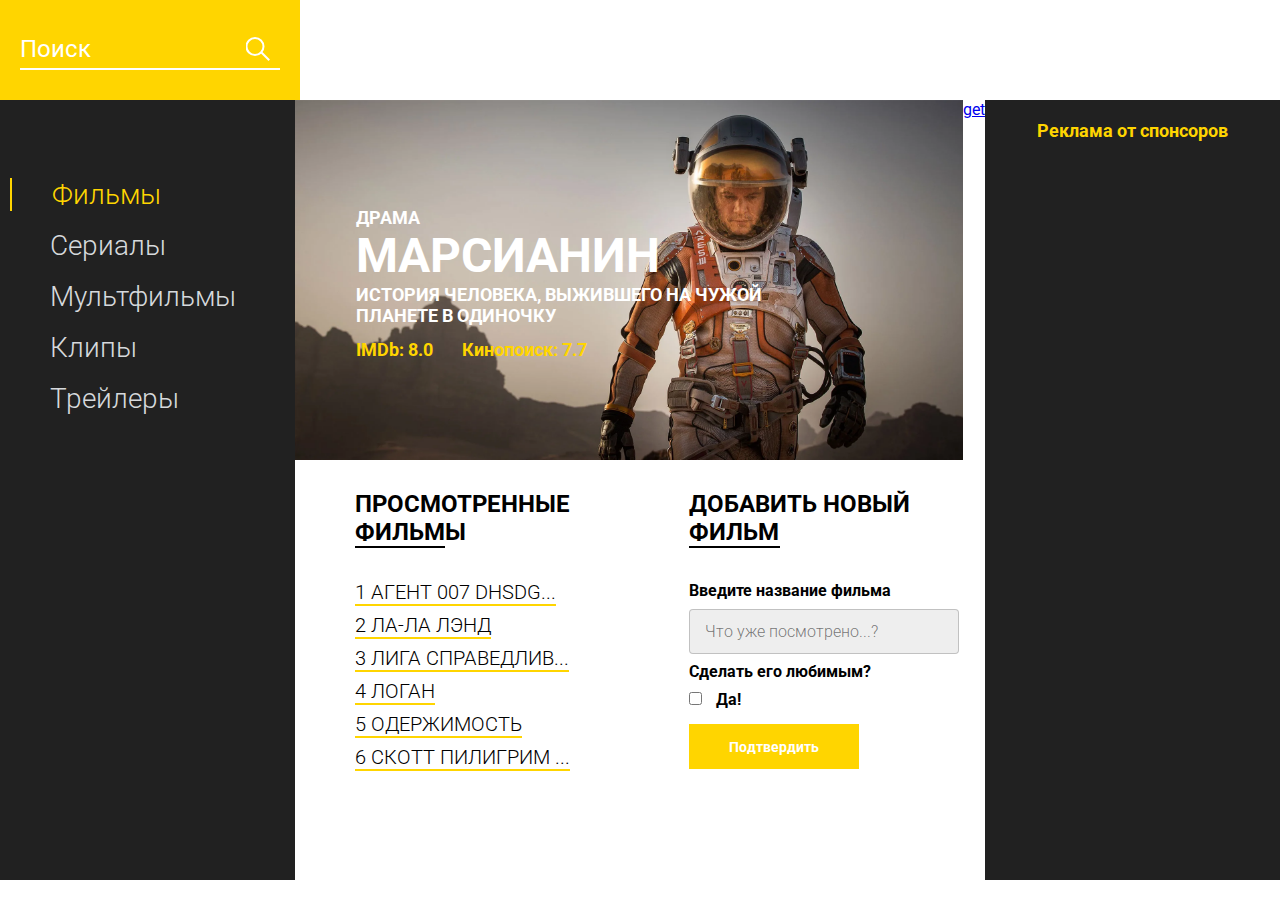
<file: dz3_Nurtilek_10-01/film/index.html>
<!DOCTYPE html>
<html lang="en">

<head>
    <meta charset="UTF-8">
    <meta name="viewport" content="width=device-width, initial-scale=1.0">
    <title>Movie DB</title>
    <link href="https://fonts.googleapis.com/css?family=Roboto:300,400,700&display=swap&subset=cyrillic-ext"
        rel="stylesheet">
    <link rel="stylesheet" href="css/style.min.css">
</head>

<body>
    <header class="header">
        <div class="header__search">
            <form action="#">
                <input type="text" placeholder="Поиск">
            </form>
        </div>
        <div class="header__logo">
        </div>
    </header>
    <main class="promo">
        <div class="promo__menu">
            <nav class="promo__menu-list">
                <ul>
                    <li><a class="promo__menu-item promo__menu-item_active" href="#">Фильмы</a></li>
                    <li><a class="promo__menu-item" href="#">Сериалы</a></li>
                    <li><a class="promo__menu-item" href="#">Мультфильмы</a></li>
                    <li><a class="promo__menu-item" href="#">Клипы</a></li>
                    <li><a class="promo__menu-item" href="#">Трейлеры</a></li>
                </ul>
            </nav>
        </div>
        <div class="promo__content">
            <div class="promo__bg">
                <div class="promo__genre">КОМЕДИЯ</div>
                <div class="promo__title">МАРСИАНИн</div>
                <div class="promo__descr">ИСТОРИЯ ЧЕЛОВЕКА, ВЫЖИВШЕГО НА ЧУЖОЙ ПЛАНЕТЕ В ОДИНОЧКУ</div>
                <div class="promo__ratings">
                    <span>IMDb: 8.0</span>
                    <span>Кинопоиск: 7.7</span>
                </div>
            </div>
            <div class="promo__interactive">
                <div>
                    <div class="promo__interactive-title">ПРОСМОТРЕННЫЕ ФИЛЬМЫ</div>
                    <ul class="promo__interactive-list">
                    </ul>
                </div>
                <div>
                    <form class="add">
                        <div class="promo__interactive-title">ДОБАВИТЬ НОВЫЙ ФИЛЬМ</div>
                        <span>Введите название фильма</span>
                        <input class="adding__input" type="text" placeholder="Что уже посмотрено...?">
                        <span>Сделать его любимым?</span>
                        <input type="checkbox" id="checked">
                        <span class="yes">Да!</span>
                        <button>Подтвердить</button>
                    </form>
                </div>
            </div>
        </div>
        <a id="get" href="https://oddler.ru/blog/i63">get</a>
        <div class="promo__adv">
            <div class="promo__adv-title">Реклама от спонсоров</div>
            <img src="img/content_1.jpg" alt="some picture">
            <img src="img/content_2.jpg" alt="some picture">
            <img src="img/content_3.png" alt="some picture">
        </div>
    </main>
    <!-- https://oddler.ru/blog/i63 -->
    <script src="js/app.js"></script>
</body>

</html>
</file>
<file: dz3_Nurtilek_10-01/film/css/style.min.css>
* {
	-webkit-box-sizing: border-box;
	box-sizing: border-box;
	margin: 0;
	padding: 0;
	font-family: 'Roboto', sans-serif;
}
.header {
	display: -webkit-box;
	display: -ms-flexbox;
	display: flex;
	height: 100px;
}
.header__search {
	display: -webkit-box;
	display: -ms-flexbox;
	display: flex;
	-webkit-box-pack: center;
	-ms-flex-pack: center;
	justify-content: center;
	-webkit-box-align: center;
	-ms-flex-align: center;
	align-items: center;
	height: 100%;
	width: 300px;
	background: #ffd500;
}
.header__search form {
	position: relative;
	width: 260px;
	height: 30px;
}
.header__search form input {
	width: 100%;
	border: none;
	border-bottom: 2px solid #fff;
	background-color: transparent;
	color: #fff;
	font-size: 24px;
	line-height: 28px;
	padding-bottom: 5px;
	outline: none;
}
.header__search form input::-webkit-input-placeholder {
	color: #fff;
}
.header__search form input:-ms-input-placeholder {
	color: #fff;
}
.header__search form input::-ms-input-placeholder {
	color: #fff;
}
.header__search form input::placeholder {
	color: #fff;
}
.header__search form:after {
	content: '';
	display: block;
	position: absolute;
	top: 2px;
	right: 10px;
	background: url('../icons/search.svg') center center/cover no-repeat;
	width: 24px;
	height: 24px;
}
.header__logo {
	display: -webkit-box;
	display: -ms-flexbox;
	display: flex;
	-webkit-box-pack: center;
	-ms-flex-pack: center;
	justify-content: center;
	-webkit-box-align: center;
	-ms-flex-align: center;
	align-items: center;
	height: 100%;
	width: calc(100% - 360px);
}
.promo {
	height: 780px;
	display: -webkit-box;
	display: -ms-flexbox;
	display: flex;
}
.promo__menu {
	width: 300px;
	height: 100%;
	background: #212121;
	padding: 60px 0 0 10px;
}
.promo__menu-item {
	display: block;
	font-size: 28px;
	line-height: 33px;
	color: #d6d9dc;
	text-decoration: none;
	font-weight: 300;
	padding-left: 40px;
	margin-top: 18px;
}
.promo__menu-item:hover {
	color: #ffd500;
}
.promo__menu-item_active {
	border-left: 2px solid #ffd500;
	color: #ffd500;
}
.promo__content {
	width: calc(100% - 600px);
}
.promo__bg {
	height: 360px;
	background: url('../img/mars.webp') center center/cover no-repeat;
	background-position: top;
	padding: 107px 0 0 61px;
}
.promo__genre {
	font-weight: bold;
	font-size: 18px;
	line-height: 21px;
	color: #ffffff;
	text-transform: uppercase;
}
.promo__title {
	font-weight: bold;
	font-size: 48px;
	line-height: 56px;
	color: #ffffff;
	text-transform: uppercase;
}
.promo__descr {
	width: 481px;
	font-weight: bold;
	font-size: 18px;
	line-height: 21px;
	color: #ffffff;
	text-transform: uppercase;
}
.promo__ratings {
	margin-top: 13px;
}
.promo__ratings span {
	font-weight: bold;
	font-size: 18px;
	line-height: 21px;
	color: #ffd500;
	margin-right: 25px;
}
.promo__interactive {
	display: -webkit-box;
	display: -ms-flexbox;
	display: flex;
}
.promo__interactive > div {
	width: 50%;
	padding: 30px 0 0 60px;
}
.promo__interactive-title {
	display: inline-block;
	font-weight: bold;
	font-size: 24px;
	line-height: 28px;
	color: #000000;
}
.promo__interactive-title:after {
	content: '';
	display: block;
	width: 33%;
	height: 2px;
	background-color: #000;
}
.promo__interactive-list {
	list-style-type: none;
	margin-top: 35px;
	display: -webkit-box;
	display: -ms-flexbox;
	display: flex;
	-webkit-box-orient: vertical;
	-webkit-box-direction: normal;
	-ms-flex-direction: column;
	flex-direction: column;
	-webkit-box-align: start;
	-ms-flex-align: start;
	align-items: flex-start;
}
.promo__interactive-item {
	display: inline-block;
	position: relative;
	font-weight: 300;
	font-size: 20px;
	line-height: 18px;
	color: #000000;
	margin-bottom: 15px;
	padding-right: 40px;
	text-transform: uppercase;
}
.promo__interactive-item span {
	display: block;
	position: absolute;
	left: -30px;
	top: 50%;
	-webkit-transform: translateY(-50%);
	transform: translateY(-50%);
	width: 20px;
	height: 20px;
	background: url('../icons/Star.svg') center center/cover no-repeat;
}
.promo__interactive-item:before {
	content: '';
	position: absolute;
	bottom: -5px;
	display: block;
	width: calc(100% - 40px);
	height: 2px;
	background-color: #ffd500;
}
.promo__interactive-item:hover .delete {
	content: '';
	display: block;
	position: absolute;
	right: 0px;
	top: 50%;
	-webkit-transform: translateY(-50%);
	transform: translateY(-50%);
	width: 20px;
	height: 20px;
	background: url('../icons/trash.png') center center/cover no-repeat;
	cursor: pointer;
}
.promo__interactive .add .promo__interactive-title {
	margin-bottom: 25px;
}
.promo__interactive .add span {
	display: block;
	margin: 10px 0;
	font-weight: bold;
	font-size: 16px;
	line-height: 16px;
	color: #000000;
}
.promo__interactive .add .yes {
	display: inline;
	margin-left: 10px;
}
.promo__interactive .add input[type='text'] {
	width: 270px;
	height: 45px;
	line-height: 50px;
	font-size: 16px;
	background: rgba(196, 196, 196, 0.29);
	border: 1px solid rgba(0, 0, 0, 0.19);
	padding: 0 15px;
	outline: none;
	border-radius: 4px;
}
.promo__interactive .add input[type='text']::-webkit-input-placeholder {
	font-weight: 300;
	font-size: 16px;
	color: rgba(0, 0, 0, 0.53);
}
.promo__interactive .add input[type='text']:-ms-input-placeholder {
	font-weight: 300;
	font-size: 16px;
	color: rgba(0, 0, 0, 0.53);
}
.promo__interactive .add input[type='text']::-ms-input-placeholder {
	font-weight: 300;
	font-size: 16px;
	color: rgba(0, 0, 0, 0.53);
}
.promo__interactive .add input[type='text']::placeholder {
	font-weight: 300;
	font-size: 16px;
	color: rgba(0, 0, 0, 0.53);
}
.promo__interactive .add button {
	display: block;
	margin-top: 15px;
	width: 170px;
	height: 45px;
	background: #ffd500;
	font-weight: bold;
	font-size: 14px;
	line-height: 14px;
	color: #ffffff;
	border: none;
	outline: none;
	cursor: pointer;
}
.promo__interactive .add button:active {
	-webkit-transform: scale(0.95);
	transform: scale(0.95);
}
.promo__adv {
	background: #212121;
	width: 300px;
	height: 100%;
}
.promo__adv-title {
	font-weight: bold;
	font-size: 18px;
	line-height: 21px;
	color: #ffd500;
	margin: 20px 0;
	text-align: center;
}
.promo__adv img {
	width: 100%;
	margin-bottom: 10px;
}
/*# sourceMappingURL=style.min.css.map */
</file>
